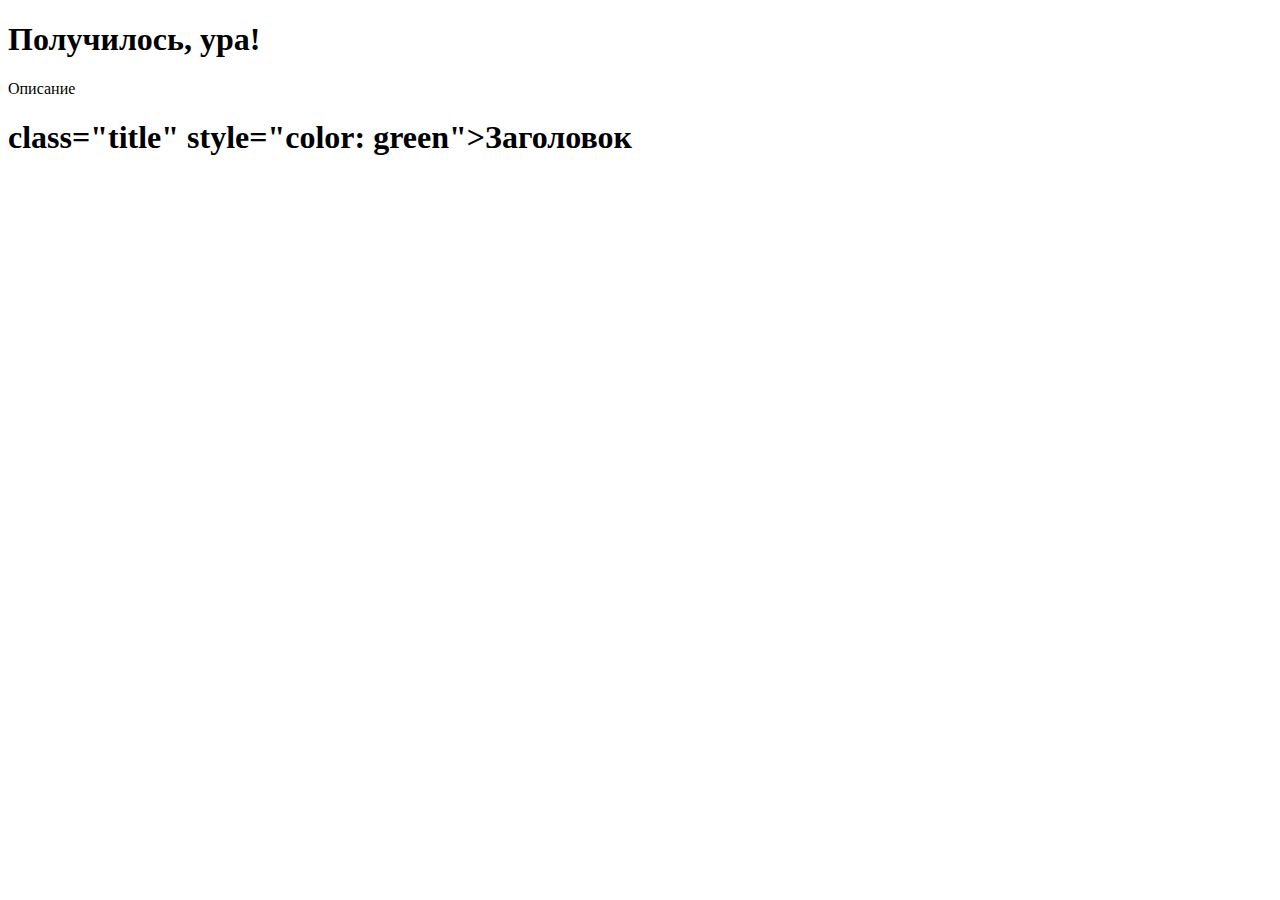
<file: index.html>
<!DOCTYPE html>
<html lang="en">
<head>
    <meta charset="UTF-8">
    <title>Получилось!</title>
    <link rel="example" href="./style.css">
</head>
        <div>
            <h1>Получилось, ура!</h1>
            <p>Описание</p>
            <h1> class="title" style="color: green">Заголовок</h1>
        </div>
</html>
</file>
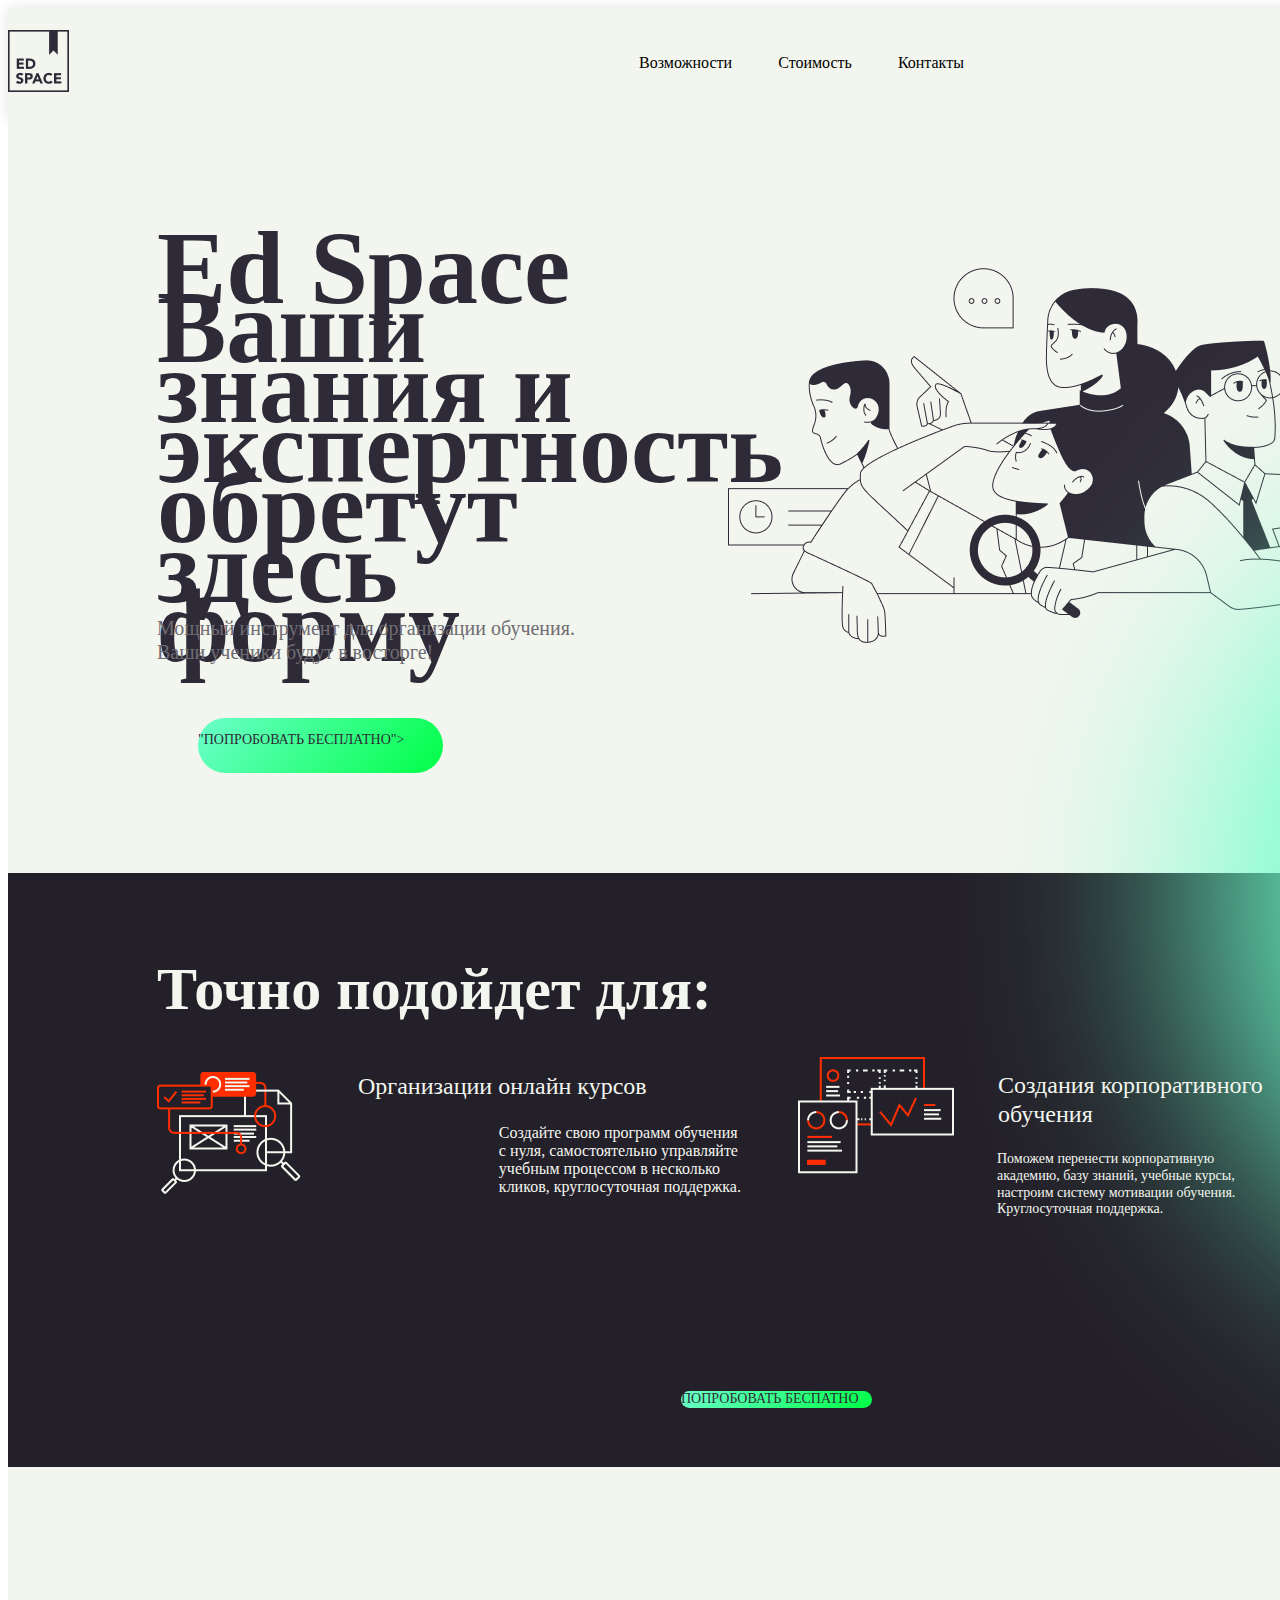
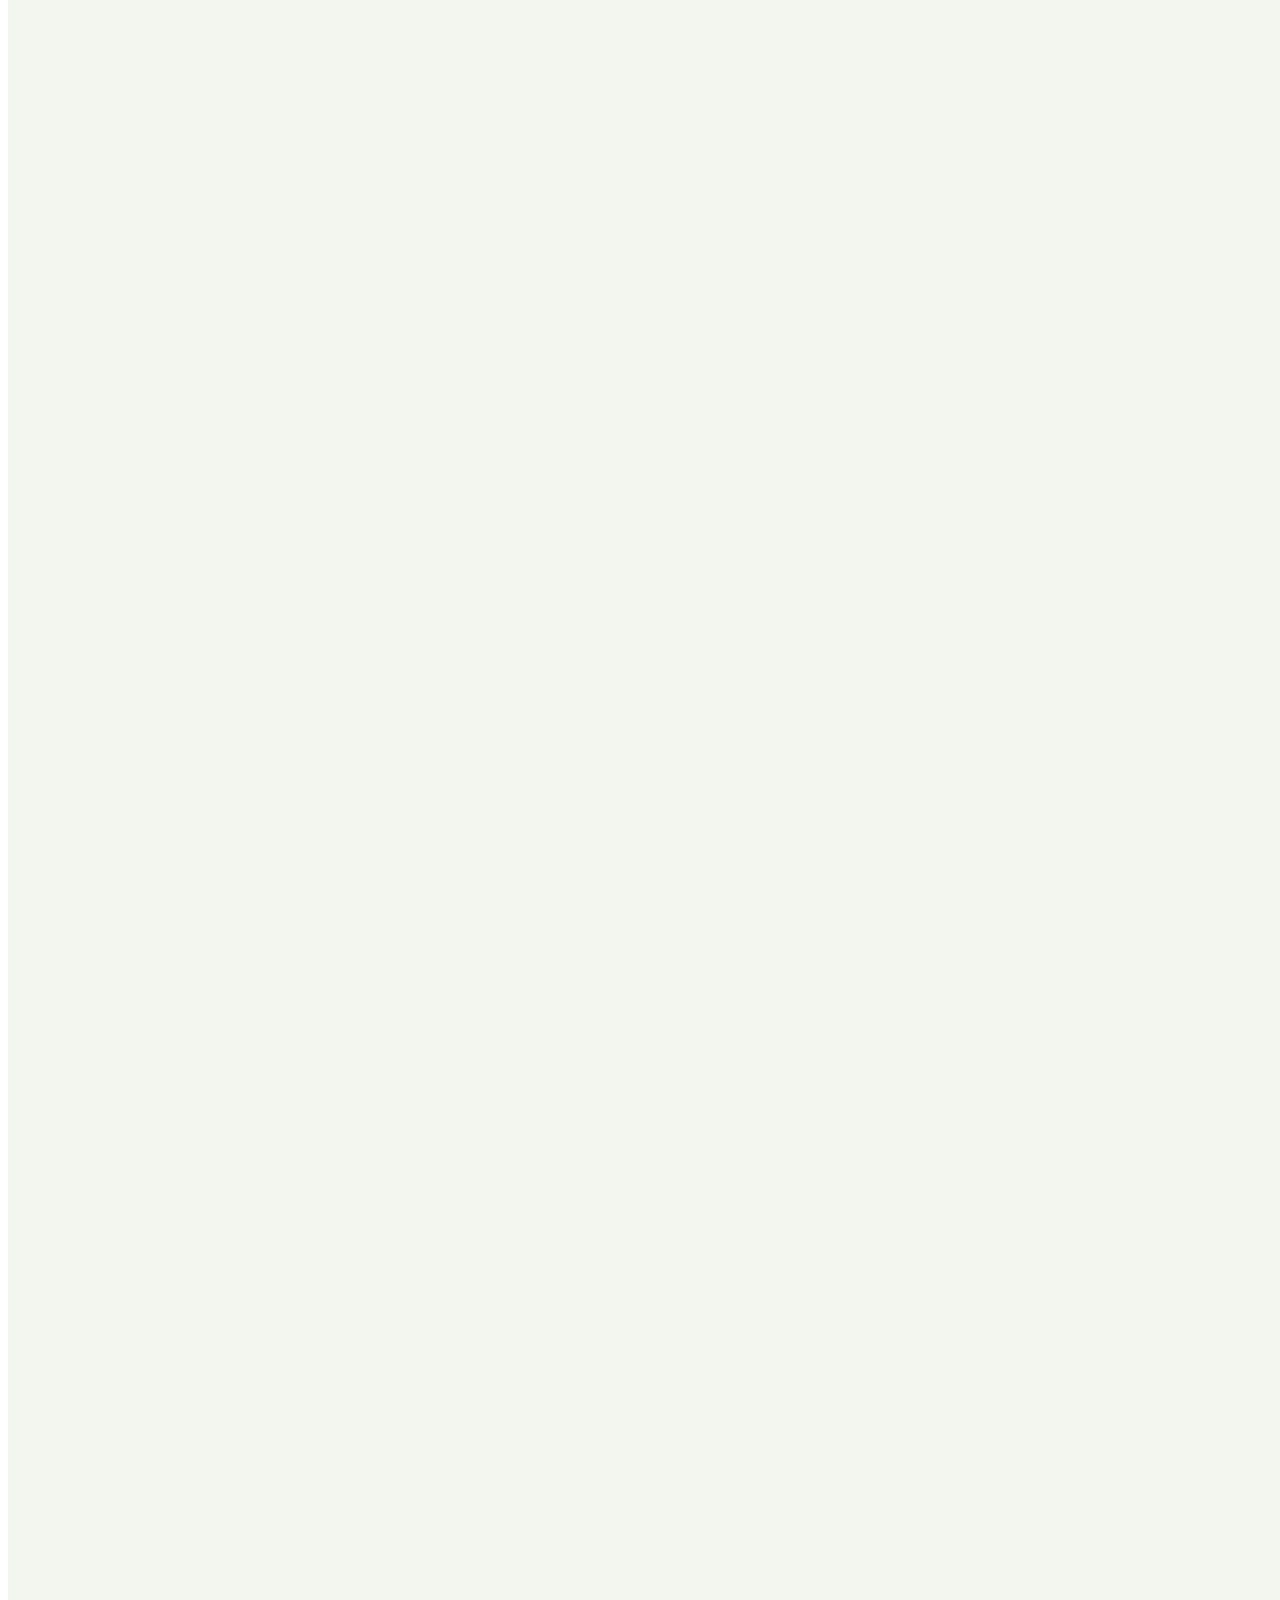
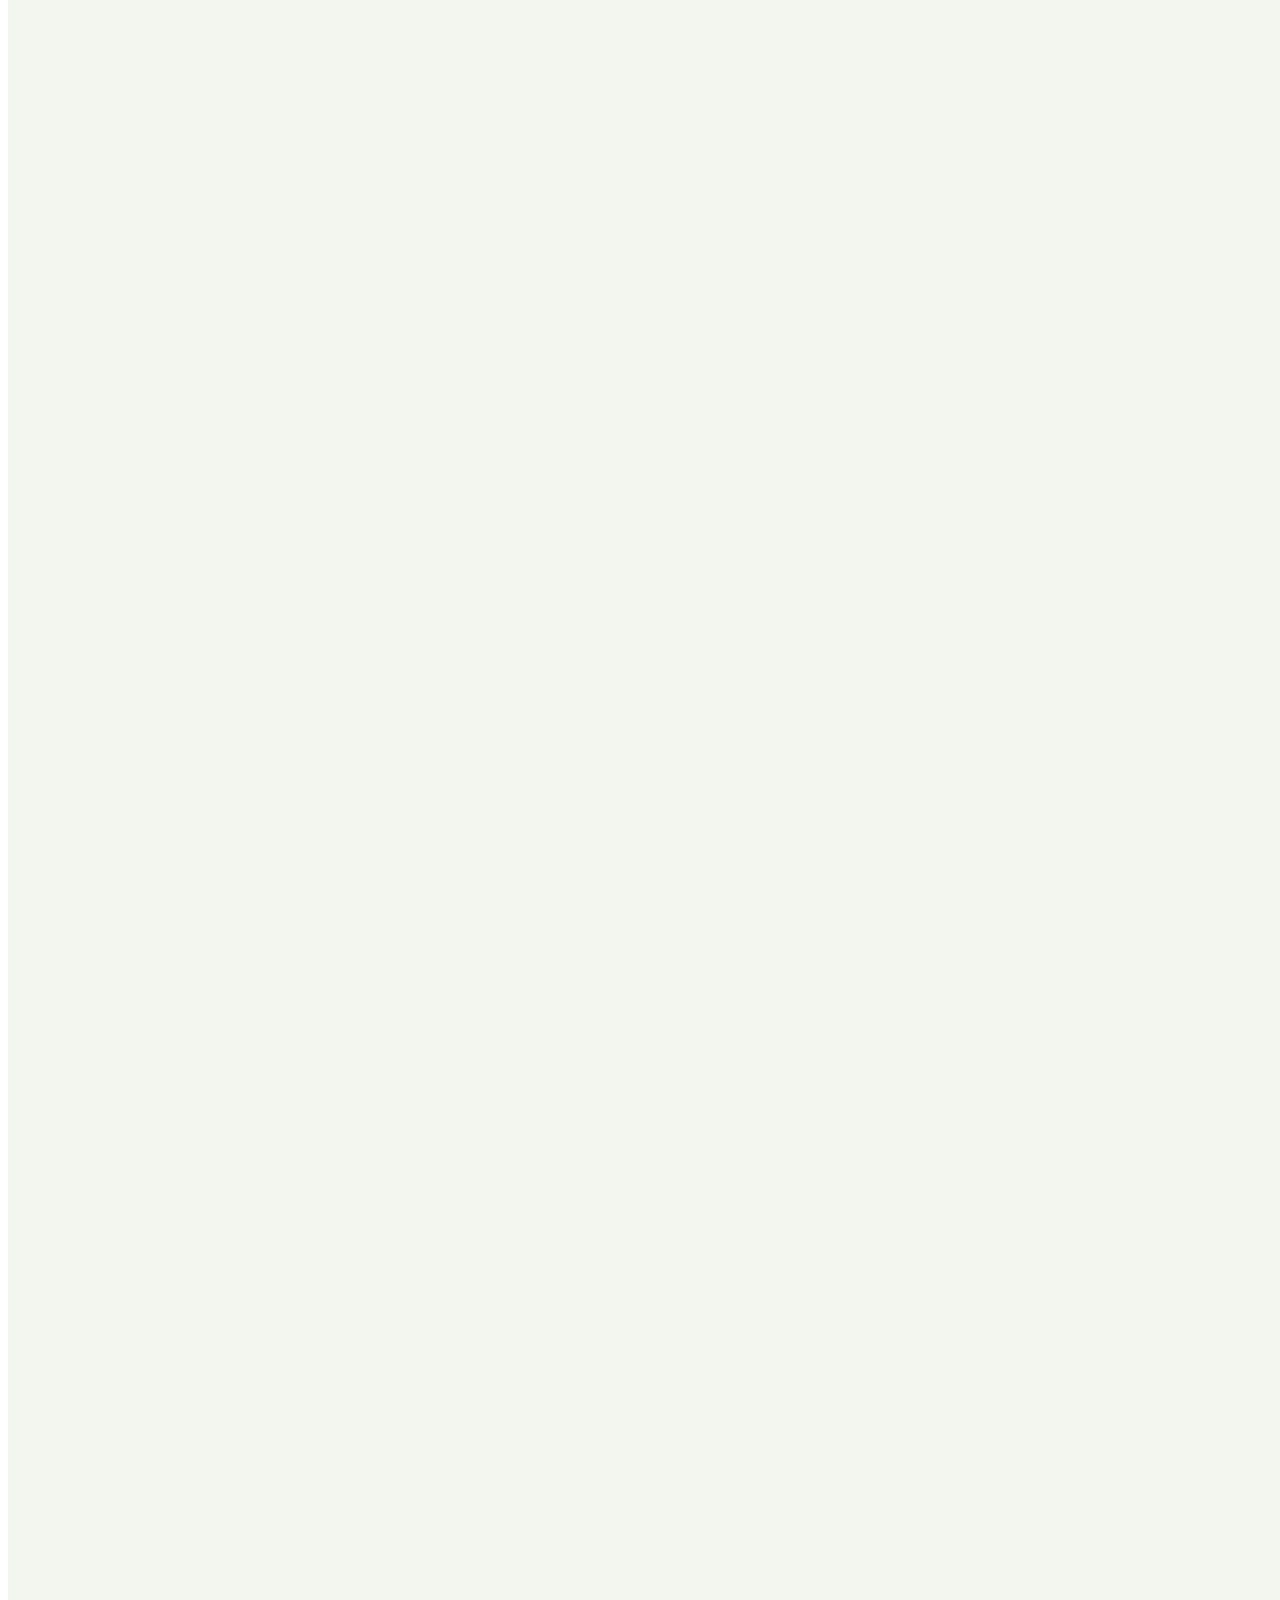
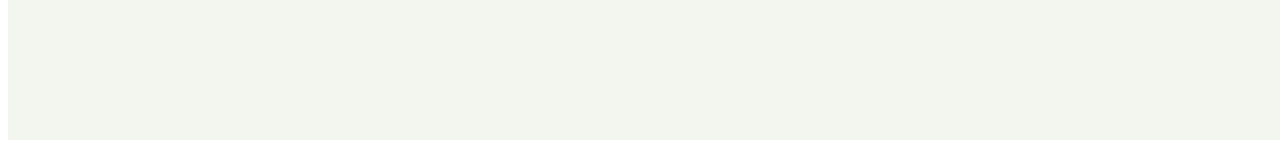
<file: EdSpace.html>
<!DOCTYPE html>
<html lang="en">
<head>
    <meta charset="UTF-8">
    <meta name="viewport" content="width=device-width, initial-scale=1.0">
    <link href="EdSpace.css" rel="stylesheet">
    <title>Шапка сайта</title>
</head>
<body>
    <main>
        <section class="EdSpace__container">
            <header class="header">
                <a href="#"> <img src="logo_EdSpase.png" class="logo">
                </a>
                <table class="table1">
                    <tr>
                        <td>Возможности</td>                                                                  
                    </tr>
                </table>
                <table class="table2">
                    <tr>
                        <td>Стоимость</td>                                                                  
                    </tr>
                </table>
                <table class="table3">
                    <tr>
                        <td>Контакты</td>                                           
                    </tr>
                </table>

                <text class="text">RU</text>
                <svg xmlns="http://www.w3.org/2000/svg" width="14" height="9" viewBox="0 0 14 9" fill="none">
                    <path d="M1 1L7 8L13 1" stroke="#2F2A37" stroke-width="1.5" stroke-linecap="round" stroke-linejoin="round"/>
                  </svg>
            </header>
                       
        </section>
        <section class="EdSpace2">
            <div class="EdSpace2__container">
                
                <div class="EdSpace2__text">
                    <h1>Ed Space Ваши знания и экспертность обретут здесь форму</h1>
                </div>
                
                <div class="EdSpace2__text2">
                    <p>Мощный инструмент для организации обучения. Ваши ученики будут в восторге!</p>
                </div>

                <div class="EdSpace2__Image">
                    <a href="#"> 
                        <img src="Frame.png" class="Image">
                    </a>
                </div>

                <div class="EdSpace2__Button1">
                     <p>"Попробовать бесплатно"></p>
                </div>
                 
                </div class="EdSpace2__Ellipse">
                    <a href="#"> 
                    <img src="Ellipse 9.png" class="Image2">
                    </a>
                </div>
            <div class="Container3">
                
                <div class="Container3__title">
                    <h1>Точно подойдет для:</h1>
                </div>
                                                     
                    <div class="Container3_block2__1_title">
                            <p>Организации онлайн курсов</p>
                    </div>
                    <div class="Container3_block2__1">

                        <div class="Container3_block2__1_title2">
                            <p>Создайте свою программ обучения с нуля, самостоятельно управляйте учебным процессом в несколько кликов, круглосуточная поддержка.</p>
                        </div>
                    </div>
                        
                    </div class="Container3__block2_1_image_Group_17">
                        <a href="#"> 
                        <img src="Group 17.png" class="Image3">
                        </a>
                    </div>                        
                                    
                    <div class="Container3__block2__2_title">
                            <p>Создания корпоративного обучения</p>
                    </div>
                    
                    <div class="Container3__block2__2_image">
                            <p>Поможем перенести корпоративную академию, базу знаний, учебные курсы, настроим систему мотивации обучения. Круглосуточная поддержка.</p>
                    </div>
                        
                    </div class="Container3__block2_2_image_Frame_2">
                        <a href="#"> 
                        <img src="Frame_2.png" class="Image4">
                        </a>
                    </div>
                                          
                        <div class="Container3__button_2">
                            <p>Попробовать беспатно</p>
                        </div>
                                                                
                </div>


            </div>



        </section>
    </main>
    
</body>
</html>
</file>
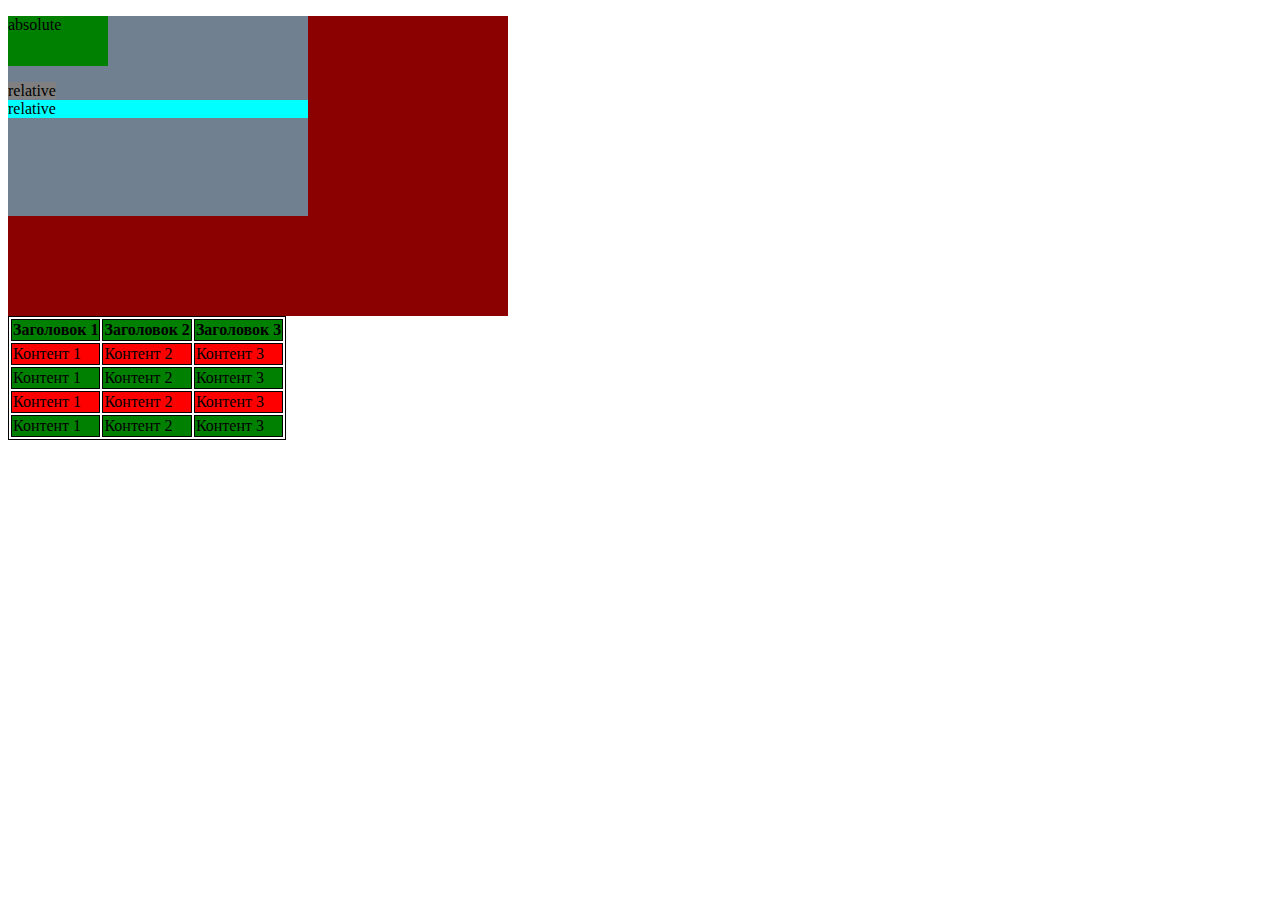
<file: flex_maket.html>
<!DOCTYPE html>
<html lang="en">

<head>
    <meta charset="UTF-8">
    <title>Position</title>
    <link href="position.css" rel="stylesheet">
</head>

<body>
    <section class="relative red">
        <div class="relative blue">
            <p class="absolute green">absolute</p>
            <span class="relative gray">relative</span>
            <div class="relative aqua">relative</div>
        </div>
    </section>
</body>
<main>
    <section>
        <table>
            <tbody>
                <tr>
                <th>Заголовок 1</th>
                <th>Заголовок 2</th>
                <th>Заголовок 3</th>
            </tr>
            <tr>
                <td>Контент 1</td>
                <td>Контент 2</td>
                <td>Контент 3</td>
            </tr>
            <tr>
                <td>Контент 1</td>
                <td>Контент 2</td>
                <td>Контент 3</td>
            </tr>
            <tr>
                <td>Контент 1</td>
                <td>Контент 2</td>
                <td>Контент 3</td>
            </tr>
            <tr>
                <td>Контент 1</td>
                <td>Контент 2</td>
                <td>Контент 3</td>
            </tr>
            </tbody>           
        </table>


    </section>
<section>
    <iframe width="560" height="315" src="https://www.youtube.com/embed/BsiXQOTdXgM" title="YouTube video player" frameborder="0" allow="accelerometer; autoplay; clipboard-write; encrypted-media; gyroscope; picture-in-picture; web-share" allowfullscreen></iframe>
</section>

</main>

</html>
</file>
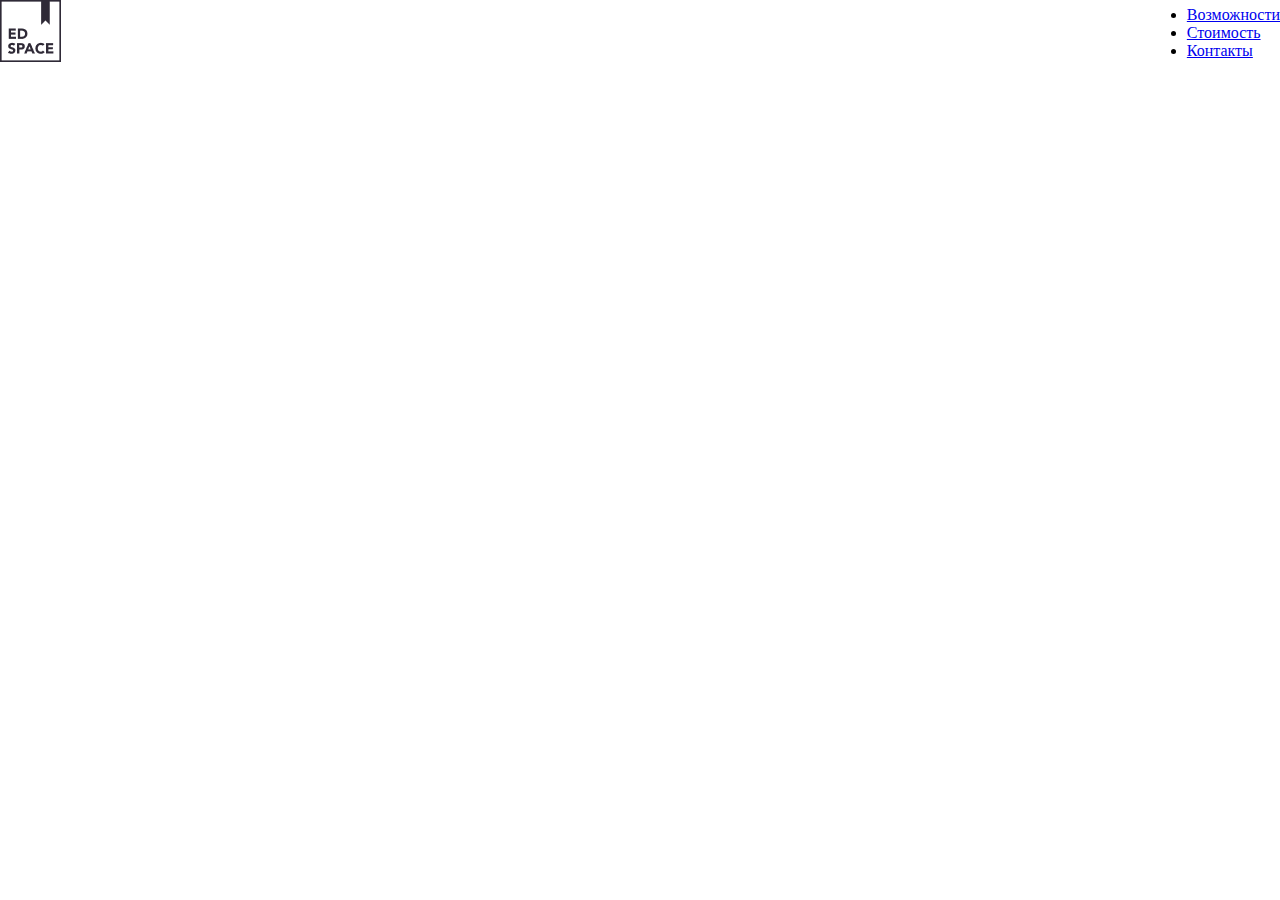
<file: promo.html>
<!DOCTYPE html>
<html lang="en">
<head>
    <meta charset="UTF-8">
    <meta name="viewport" content="width=device-width, initial-scale=1.0">
    <title>Promo</title>
    <link href="promo.css" rel="stylesheet">
</head>
<body>
<main>
    <section class="EdSpace__container">
        <header class="header">
            <a href="#"> <img src="logo_EdSpase.png" class="logo">
            </a>
            <nav>
                <ul>
                    <li> <a href="#">Возможности</a> </li>
                    <li> <a href="#">Стоимость</a> </li>
                    <li> <a href="#">Контакты</a> </li>
                </ul>
            </nav>
        </header>
        
        
    </section>
    
</main>
</body>
</html>
</file>
<file: style.css>
.example {
    background-color: blue;
}
</file>
<file: EdSpace.css>
.header {
    display: flex;
    align-items: center;
    width: 1555px;
    height: 110px;
    flex-shrink: 0;
    background: var(--f-3-f-7-ef, #F3F6EF);
    box-shadow: 0px 1px 14px 0px rgba(0, 0, 0, 0.12);

}
.logo {
    width: 61px;
    height: 62px;
    flex-shrink: 0;
    
}
.table1 {
    display: inline-flex;
    padding: 44px 20px;
    flex-direction: column;
    justify-content: center;
    align-items: center;
    gap: 10px;
    border: 0cap;
    box-sizing: border-box;
    margin-left: 547px;
}
.table2 {
    display: inline-flex;
    padding: 44px 20px;
    flex-direction: column;
    justify-content: center;
    align-items: center;
    gap: 10px;
    margin-left: 746; 
}
.table3 {
    display: inline-flex;
    padding: 44px 20px;
    flex-direction: column;
    justify-content: center;
    align-items: center;
    gap: 10px;   
    margin-right: 566px;
}
.text {
    display: flex;
    align-content: space-between;
    color: #3b1a70;
    font-family: Avenir;
    font-size: 18px;
    font-style: normal;
    font-weight: 500;
    line-height: 22px;
    margin: 50%-45px;
}

.EdSpace2 {
    width: 1555px;
    height: 4822px;
    background: #F3F6EF;
}

.EdSpace2__container {
display: flex;
}

.EdSpace2__text {
    width: 434px;
    height: 310px;
    color: #2F2A37;
    /* Заголовок */
    font-family: Avenir;
    font-size: 52px;
    font-style: normal;
    font-weight: 800;
    line-height: 115%; /* 62.1px */
    margin-left: 149px;
    padding-top: 50px;
    margin: none;
}

.EdSpace2__text2 {
    position: absolute;
    width: 423px;
    height: 48px;
    color: var(--ed-space, #6E6C72);

    /* Text */
    font-family: Avenir;
    font-size: 20px;
    font-style: normal;
    font-weight: 400;
    line-height: 120%; /* 24px */
    margin-left: 149px;
    margin-top: 478px;
    
}

.EdSpace2__Image {
    position: absolute;
    width: 721px;
    height: 374.592px;
    flex-shrink: 0;
    margin-left: 720px;
    margin-right: 95px;
    margin-top: 150px;
    
}
.EdSpace2__Ellipse {
    position: absolute;
    height: 821px;
    flex-shrink: 0;
    border-radius: 821px;
    background: var(--accent, #6BFFCA);
    filter: blur(120px);
        
}
.Image2 {
    position: static;
    height: 821px;
    flex-shrink: 0;
    border-radius: 821px;
    background: var(--accent, #6BFFCA);
    filter: blur(120px);
    margin-left: 1200px;
    margin-top: 10px;
}
.EdSpace2__Button1 {
    position: absolute;
    width: 245px;
    height: 55px;
    flex-shrink: 0;
    border-radius: 40px;
    background: var(--gradient, linear-gradient(129deg, #6BFFCA 0%, #00FF47 100%));
        
    color: var(--ed-space, #2F2A37);
    font-family: Avenir;
    font-size: 14px;
    font-style: normal;
    font-weight: 500;
    line-height: 120%; /* 16.8px */
    text-transform: uppercase;
        
    margin-left: 190px;
    margin-top: 600px;
}
.form {
  display: block;
  box-sizing: border-box;
  margin: 0 auto;
  padding: 8px;
  width: 80%;
  max-width: 200px;
  background: rgba(255, 255, 255, 0.5);
  outline: 0;
  outline-offset: 0
  }

  .Container3 {
    display: flex;
    width: 1536px;
    height: 594px;
    flex-shrink: 0;
    background: var(--unnamed, #242029);
    margin-left: 0px;
    margin-top: -440px;
  }
  .Container3__title {
    
    color: var(--f-3-f-7-ef, #F3F6EF);
    /* Text */
    font-family: Avenir;
    font-size: 30px;
    font-style: normal;
    font-weight: 800;
    line-height: 115%; /* 46px */
  
    margin-left: 149px;
    margin-top: 59px;
 
  }
  
  .Container3_block2__1_title {
    position: absolute;
    /* Text */
    font-family: Avenir;
    color: var(--f-3-f-7-ef, #F3F6EF);
    font-size: 24px;
    font-style: normal;
    font-weight: 500;
    line-height: 120%; /* 28.8px */
    margin-left: 350px;
    margin-top: 175px;
  }
  
  .Container3__block2_1_image_Group_17 {
    position: absolute;
    width: 141.577px;
    height: 120.128px;
    flex-shrink: 0;
  }
  .Image3 {
    position: absolute;
    margin-left: 149px;
    margin-top: -395px;
  }
  
  .Container3__block2__2_title {
    position: absolute;
    width: 315px;
    height: 58px;
    color: var(--f-3-f-7-ef, #F3F6EF);
/* Text */
font-family: Avenir;
font-size: 24px;
font-style: normal;
font-weight: 500;
line-height: 120%; /* 28.8px */
    
    
    margin-left: 990px;
    margin-top: -420px;
  }
  .Container3_block2__1 {
    position: relative;
    color: var(--f-3-f-7-ef, #F3F6EF);
    width: 247px;
    height: 68px;
    margin-left: -213px;
    margin-top: 235px;
  }
  
  .Container3__block2__2_title2 {
    
font-family: Avenir;
font-size: 14px;
font-style: normal;
font-weight: 500;
line-height: 120%; /* 16.8px */
    
    
  }
.Container3__block2_2_image_Frame_2 {
    position: absolute; 
    width: 160.48px;
    height: 116.26px;
    flex-shrink: 0;
  }
  .Image4 {
    position: absolute;
    margin-left: 790px;
    margin-top: -410px;
    

  }

.Container3__block2__2_image {
    position: absolute;
    width: 281px;
    height: 68px;
    color: var(--f-3-f-7-ef, #F3F6EF);
    /* Text */
    font-family: Avenir;
    font-size: 14px;
    font-style: normal;
    font-weight: 500;
    line-height: 120%; /* 16.8px */
    margin-left: 989px;
    margin-top: -330px;
}
   
  .Container3__button_2 {
    
    
    
    border-radius: 40px;
    background: var(--gradient, linear-gradient(129deg, #6BFFCA 0%, #00FF47 100%));
    
    color: var(--ed-space, #2F2A37);
    font-family: Avenir;
    font-size: 14px;
    font-style: normal;
    font-weight: 300;
    line-height: 120%; /* 16.8px */
    text-transform: uppercase;
    width: 191px;
    height: 17px;
    margin-left: 673px;
    margin-top: -90px;
  }
</file>
<file: position.css>
.relative {
    position: relative;
}
 
.absolut {
    position: absolute;
}

.red {
    background-color: darkred;
    width: 500px;
    height: 300px;
}

.blue {
    width: 300px;
    height: 200px;
    background-color: slategray;
  
}

.green {
    width: 100px;
    height: 50px;
    background-color: green;
}

.gray {
    background-color: gray;
}

.aqua {
    background-color: aqua;
}

table, td, th {
    border: 1px solid black;
}

tr:nth-of-type(2n) {
    background-color: red;
}

tr:nth-of-type(2n+1) {
    background-color: green;
}
</file>
<file: promo.css>
*{
    padding: 0%;
    margin: 0%;
}

.header {
    display: flex;
    align-items: center;
justify-content: space-between;

}
.logo {
    width: 61px;
    height: 62px;
    flex-shrink: 0;
    box-sizing: border-box;

}
</file>
